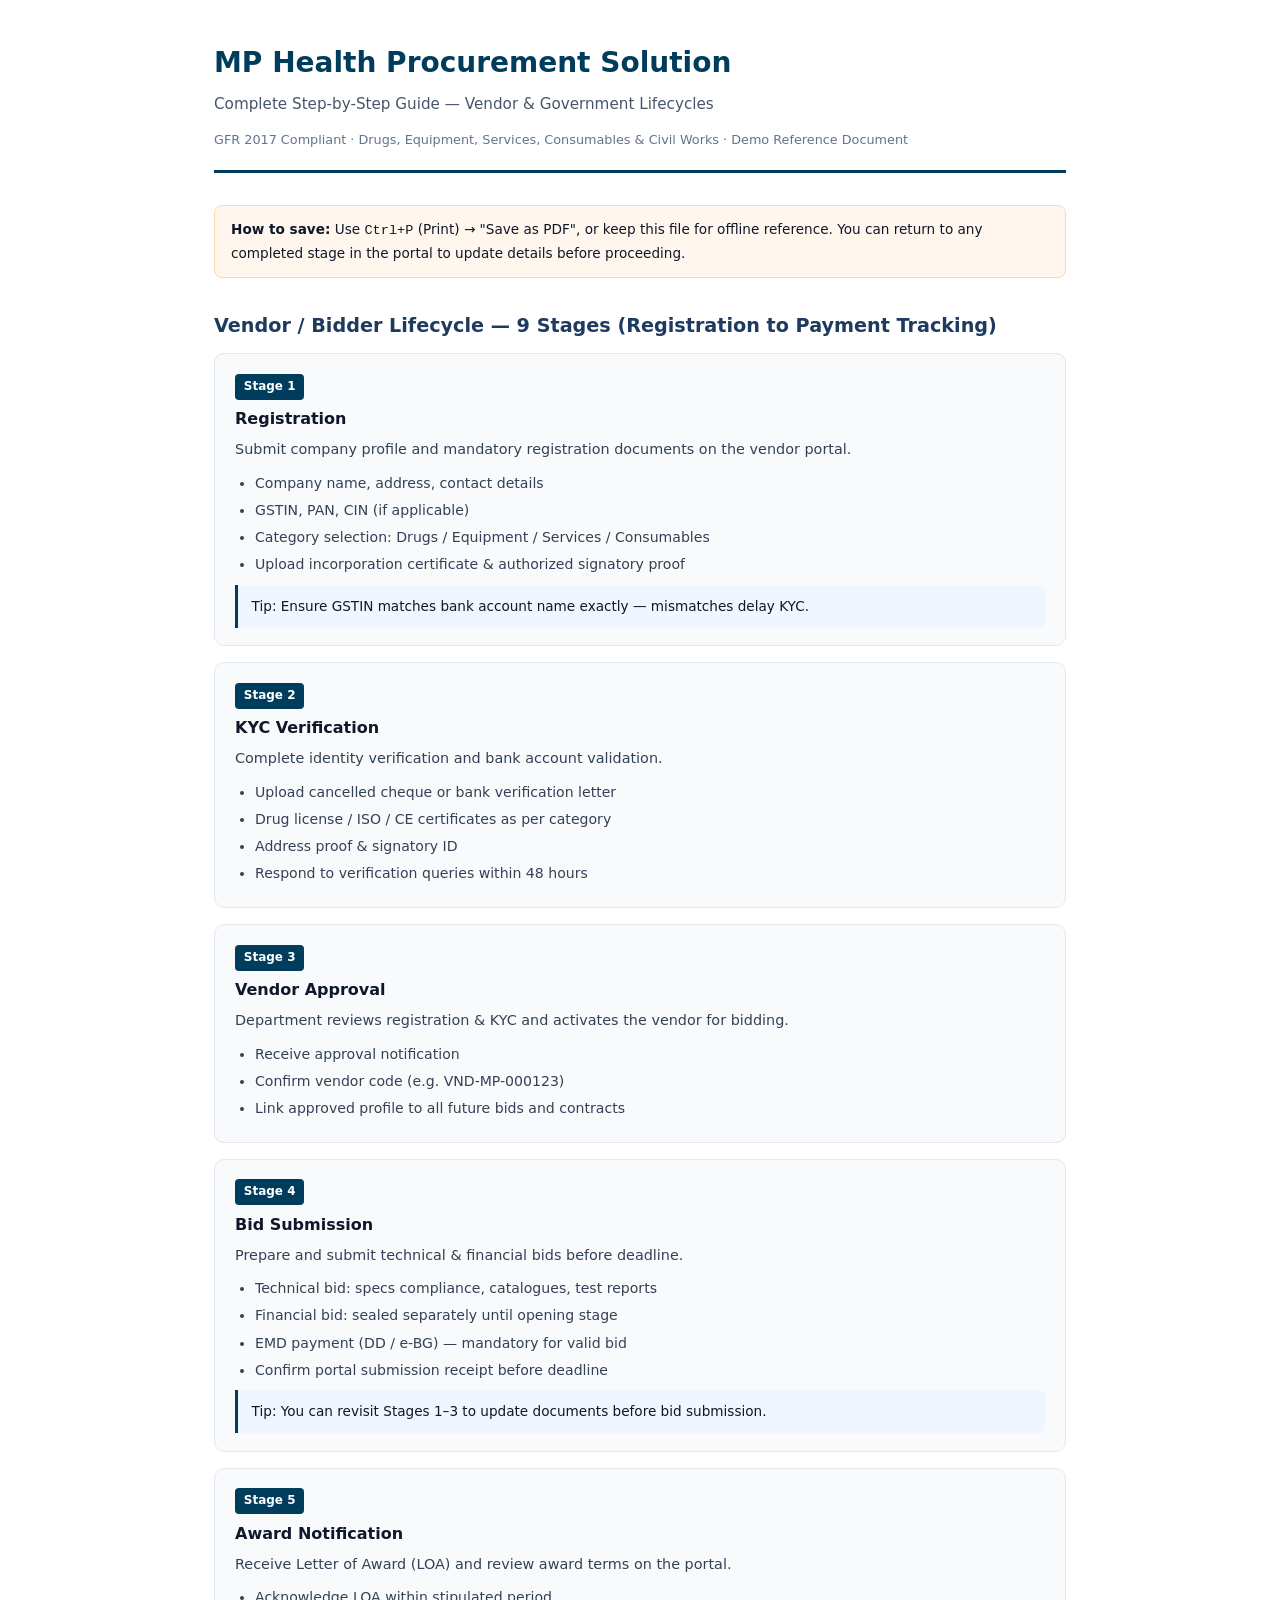
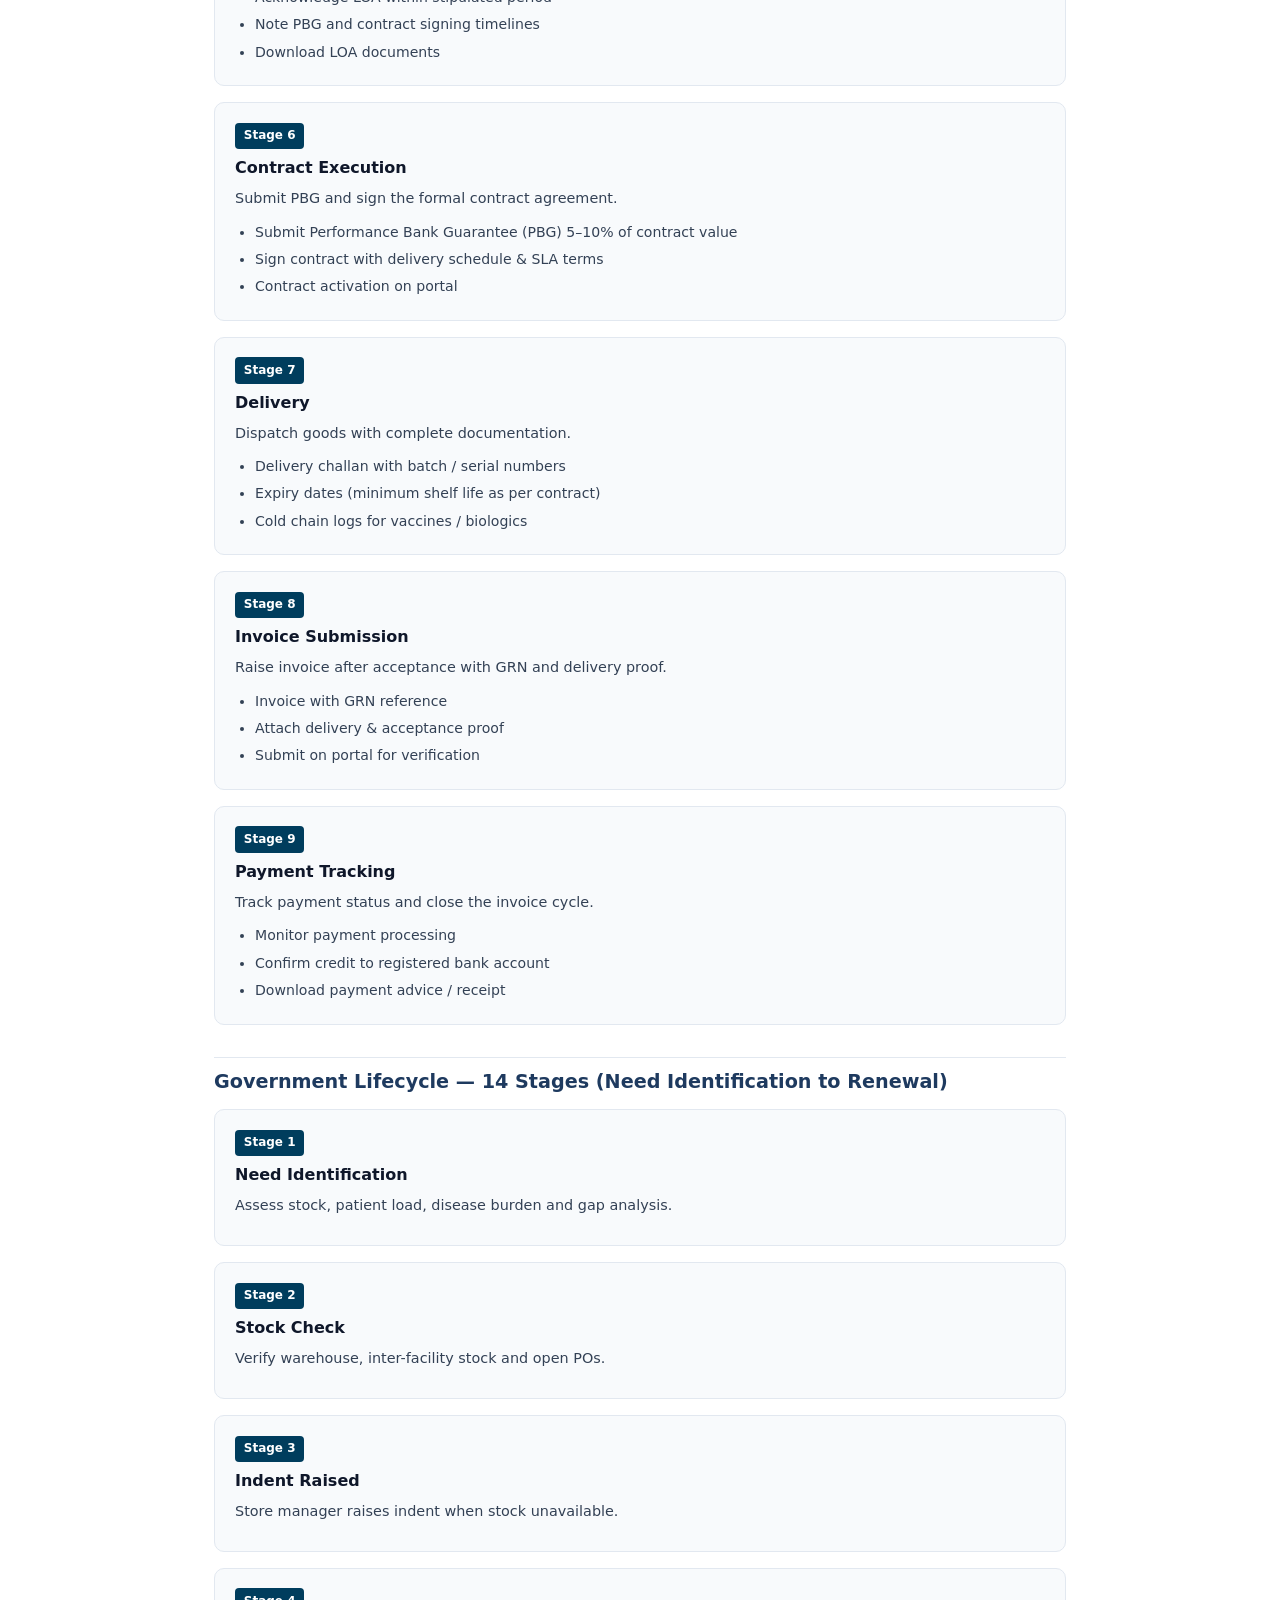
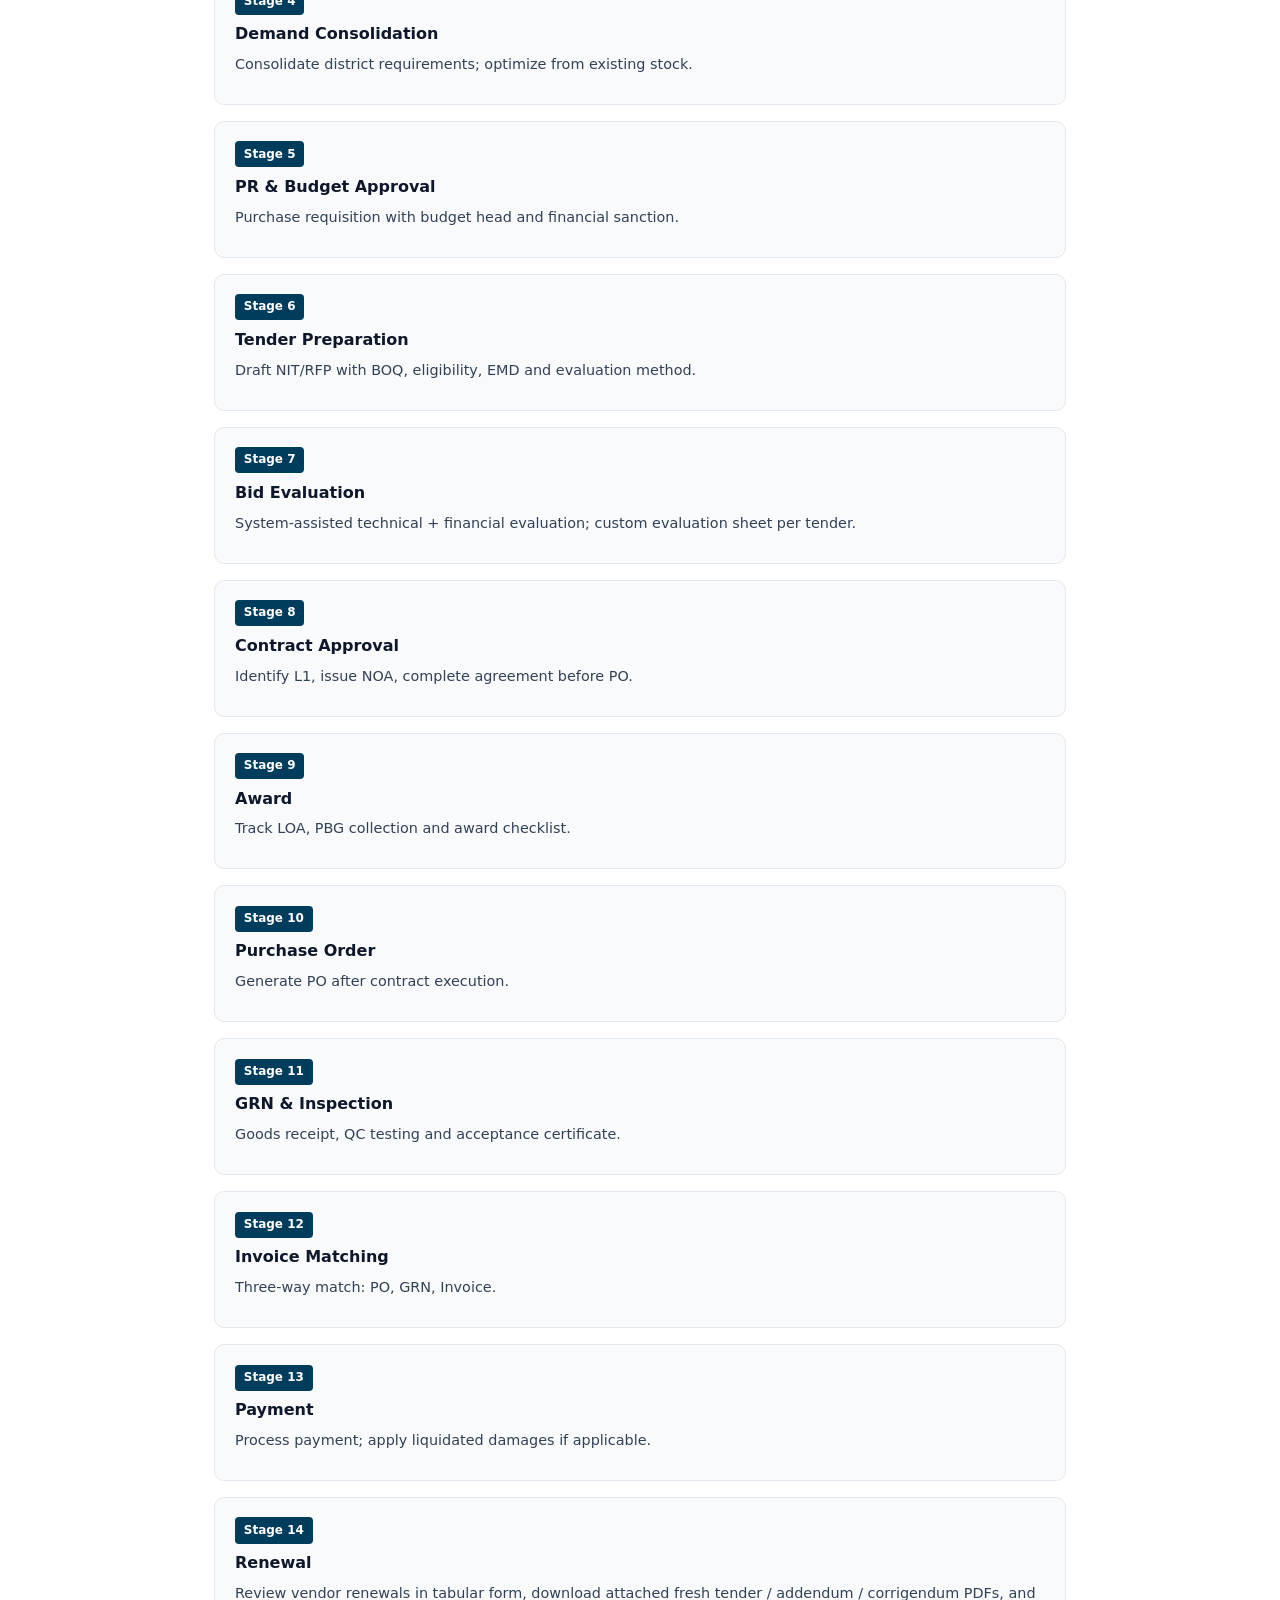
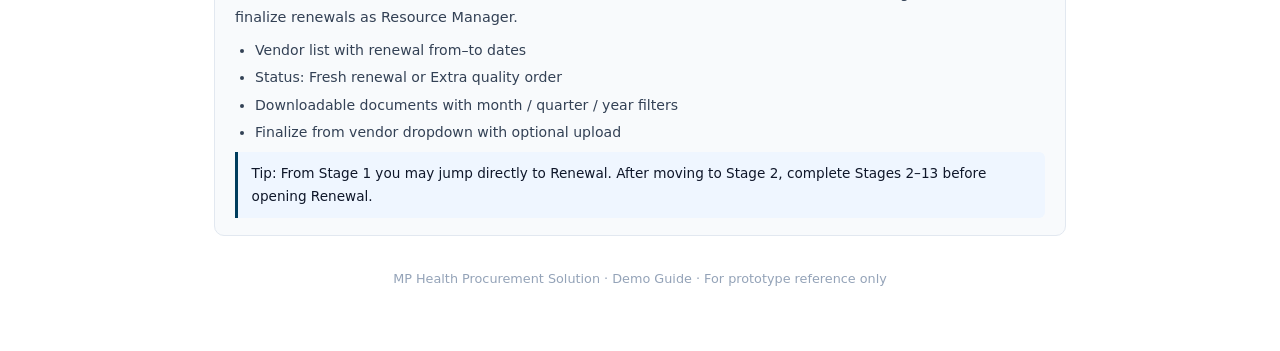
<file: assets/MP-Health-Procurement-Lifecycle-Guide.html>
<!DOCTYPE html>
<html lang="en">
<head>
  <meta charset="UTF-8">
  <meta name="viewport" content="width=device-width, initial-scale=1.0">
  <title>MP Health Procurement — Lifecycle Guide</title>
  <style>
    * { box-sizing: border-box; margin: 0; padding: 0; }
    body { font-family: 'Segoe UI', system-ui, sans-serif; color: #0f172a; line-height: 1.65; max-width: 900px; margin: 0 auto; padding: 2.5rem 1.5rem 4rem; background: #fff; }
    header { border-bottom: 3px solid #003D5D; padding-bottom: 1.25rem; margin-bottom: 2rem; }
    h1 { font-size: 1.75rem; color: #003D5D; margin-bottom: 0.35rem; }
    .subtitle { color: #475569; font-size: 0.95rem; }
    .meta { margin-top: 0.75rem; font-size: 0.8rem; color: #64748b; }
    h2 { font-size: 1.2rem; color: #1e3a5f; margin: 2rem 0 0.75rem; padding-top: 0.5rem; border-top: 1px solid #e2e8f0; }
    h2:first-of-type { border-top: none; margin-top: 0; }
    .stage { background: #f8fafc; border: 1px solid #e2e8f0; border-radius: 10px; padding: 1.1rem 1.25rem; margin-bottom: 1rem; page-break-inside: avoid; }
    .stage-num { display: inline-block; background: #003D5D; color: #fff; font-size: 0.75rem; font-weight: 700; padding: 0.2rem 0.55rem; border-radius: 4px; margin-bottom: 0.4rem; }
    .stage h3 { font-size: 1rem; margin-bottom: 0.35rem; }
    .stage p { font-size: 0.9rem; color: #334155; margin-bottom: 0.6rem; }
    ul { margin: 0.4rem 0 0 1.25rem; font-size: 0.88rem; color: #334155; }
    li { margin-bottom: 0.25rem; }
    .tip { background: #eff6ff; border-left: 3px solid #003D5D; padding: 0.65rem 0.85rem; font-size: 0.85rem; margin-top: 0.5rem; border-radius: 0 6px 6px 0; }
    .print-hint { background: #fff7ed; border: 1px solid #fed7aa; padding: 0.75rem 1rem; border-radius: 8px; font-size: 0.85rem; margin-bottom: 1.5rem; }
    @media print { .print-hint { display: none; } body { padding: 1rem; } }
  </style>
</head>
<body>
  <header>
    <h1>MP Health Procurement Solution</h1>
    <p class="subtitle">Complete Step-by-Step Guide — Vendor &amp; Government Lifecycles</p>
    <p class="meta">GFR 2017 Compliant · Drugs, Equipment, Services, Consumables &amp; Civil Works · Demo Reference Document</p>
  </header>

  <div class="print-hint">
    <strong>How to save:</strong> Use <kbd>Ctrl+P</kbd> (Print) → "Save as PDF", or keep this file for offline reference. You can return to any completed stage in the portal to update details before proceeding.
  </div>

  <h2 id="vendor">Vendor / Bidder Lifecycle — 9 Stages (Registration to Payment Tracking)</h2>

  <div class="stage"><span class="stage-num">Stage 1</span><h3>Registration</h3><p>Submit company profile and mandatory registration documents on the vendor portal.</p><ul><li>Company name, address, contact details</li><li>GSTIN, PAN, CIN (if applicable)</li><li>Category selection: Drugs / Equipment / Services / Consumables</li><li>Upload incorporation certificate &amp; authorized signatory proof</li></ul><div class="tip">Tip: Ensure GSTIN matches bank account name exactly — mismatches delay KYC.</div></div>

  <div class="stage"><span class="stage-num">Stage 2</span><h3>KYC Verification</h3><p>Complete identity verification and bank account validation.</p><ul><li>Upload cancelled cheque or bank verification letter</li><li>Drug license / ISO / CE certificates as per category</li><li>Address proof &amp; signatory ID</li><li>Respond to verification queries within 48 hours</li></ul></div>

  <div class="stage"><span class="stage-num">Stage 3</span><h3>Vendor Approval</h3><p>Department reviews registration &amp; KYC and activates the vendor for bidding.</p><ul><li>Receive approval notification</li><li>Confirm vendor code (e.g. VND-MP-000123)</li><li>Link approved profile to all future bids and contracts</li></ul></div>

  <div class="stage"><span class="stage-num">Stage 4</span><h3>Bid Submission</h3><p>Prepare and submit technical &amp; financial bids before deadline.</p><ul><li>Technical bid: specs compliance, catalogues, test reports</li><li>Financial bid: sealed separately until opening stage</li><li>EMD payment (DD / e-BG) — mandatory for valid bid</li><li>Confirm portal submission receipt before deadline</li></ul><div class="tip">Tip: You can revisit Stages 1–3 to update documents before bid submission.</div></div>

  <div class="stage"><span class="stage-num">Stage 5</span><h3>Award Notification</h3><p>Receive Letter of Award (LOA) and review award terms on the portal.</p><ul><li>Acknowledge LOA within stipulated period</li><li>Note PBG and contract signing timelines</li><li>Download LOA documents</li></ul></div>

  <div class="stage"><span class="stage-num">Stage 6</span><h3>Contract Execution</h3><p>Submit PBG and sign the formal contract agreement.</p><ul><li>Submit Performance Bank Guarantee (PBG) 5–10% of contract value</li><li>Sign contract with delivery schedule &amp; SLA terms</li><li>Contract activation on portal</li></ul></div>

  <div class="stage"><span class="stage-num">Stage 7</span><h3>Delivery</h3><p>Dispatch goods with complete documentation.</p><ul><li>Delivery challan with batch / serial numbers</li><li>Expiry dates (minimum shelf life as per contract)</li><li>Cold chain logs for vaccines / biologics</li></ul></div>

  <div class="stage"><span class="stage-num">Stage 8</span><h3>Invoice Submission</h3><p>Raise invoice after acceptance with GRN and delivery proof.</p><ul><li>Invoice with GRN reference</li><li>Attach delivery &amp; acceptance proof</li><li>Submit on portal for verification</li></ul></div>

  <div class="stage"><span class="stage-num">Stage 9</span><h3>Payment Tracking</h3><p>Track payment status and close the invoice cycle.</p><ul><li>Monitor payment processing</li><li>Confirm credit to registered bank account</li><li>Download payment advice / receipt</li></ul></div>

  <h2 id="government">Government Lifecycle — 14 Stages (Need Identification to Renewal)</h2>

  <div class="stage"><span class="stage-num">Stage 1</span><h3>Need Identification</h3><p>Assess stock, patient load, disease burden and gap analysis.</p></div>
  <div class="stage"><span class="stage-num">Stage 2</span><h3>Stock Check</h3><p>Verify warehouse, inter-facility stock and open POs.</p></div>
  <div class="stage"><span class="stage-num">Stage 3</span><h3>Indent Raised</h3><p>Store manager raises indent when stock unavailable.</p></div>
  <div class="stage"><span class="stage-num">Stage 4</span><h3>Demand Consolidation</h3><p>Consolidate district requirements; optimize from existing stock.</p></div>
  <div class="stage"><span class="stage-num">Stage 5</span><h3>PR &amp; Budget Approval</h3><p>Purchase requisition with budget head and financial sanction.</p></div>
  <div class="stage"><span class="stage-num">Stage 6</span><h3>Tender Preparation</h3><p>Draft NIT/RFP with BOQ, eligibility, EMD and evaluation method.</p></div>
  <div class="stage"><span class="stage-num">Stage 7</span><h3>Bid Evaluation</h3><p>System-assisted technical + financial evaluation; custom evaluation sheet per tender.</p></div>
  <div class="stage"><span class="stage-num">Stage 8</span><h3>Contract Approval</h3><p>Identify L1, issue NOA, complete agreement before PO.</p></div>
  <div class="stage"><span class="stage-num">Stage 9</span><h3>Award</h3><p>Track LOA, PBG collection and award checklist.</p></div>
  <div class="stage"><span class="stage-num">Stage 10</span><h3>Purchase Order</h3><p>Generate PO after contract execution.</p></div>
  <div class="stage"><span class="stage-num">Stage 11</span><h3>GRN &amp; Inspection</h3><p>Goods receipt, QC testing and acceptance certificate.</p></div>
  <div class="stage"><span class="stage-num">Stage 12</span><h3>Invoice Matching</h3><p>Three-way match: PO, GRN, Invoice.</p></div>
  <div class="stage"><span class="stage-num">Stage 13</span><h3>Payment</h3><p>Process payment; apply liquidated damages if applicable.</p></div>
  <div class="stage"><span class="stage-num">Stage 14</span><h3>Renewal</h3><p>Review vendor renewals in tabular form, download attached fresh tender / addendum / corrigendum PDFs, and finalize renewals as Resource Manager.</p><ul><li>Vendor list with renewal from–to dates</li><li>Status: Fresh renewal or Extra quality order</li><li>Downloadable documents with month / quarter / year filters</li><li>Finalize from vendor dropdown with optional upload</li></ul><div class="tip">Tip: From Stage 1 you may jump directly to Renewal. After moving to Stage 2, complete Stages 2–13 before opening Renewal.</div></div>

  <p style="margin-top:2rem;font-size:0.8rem;color:#94a3b8;text-align:center">MP Health Procurement Solution · Demo Guide · For prototype reference only</p>
</body>
</html>
</file>
